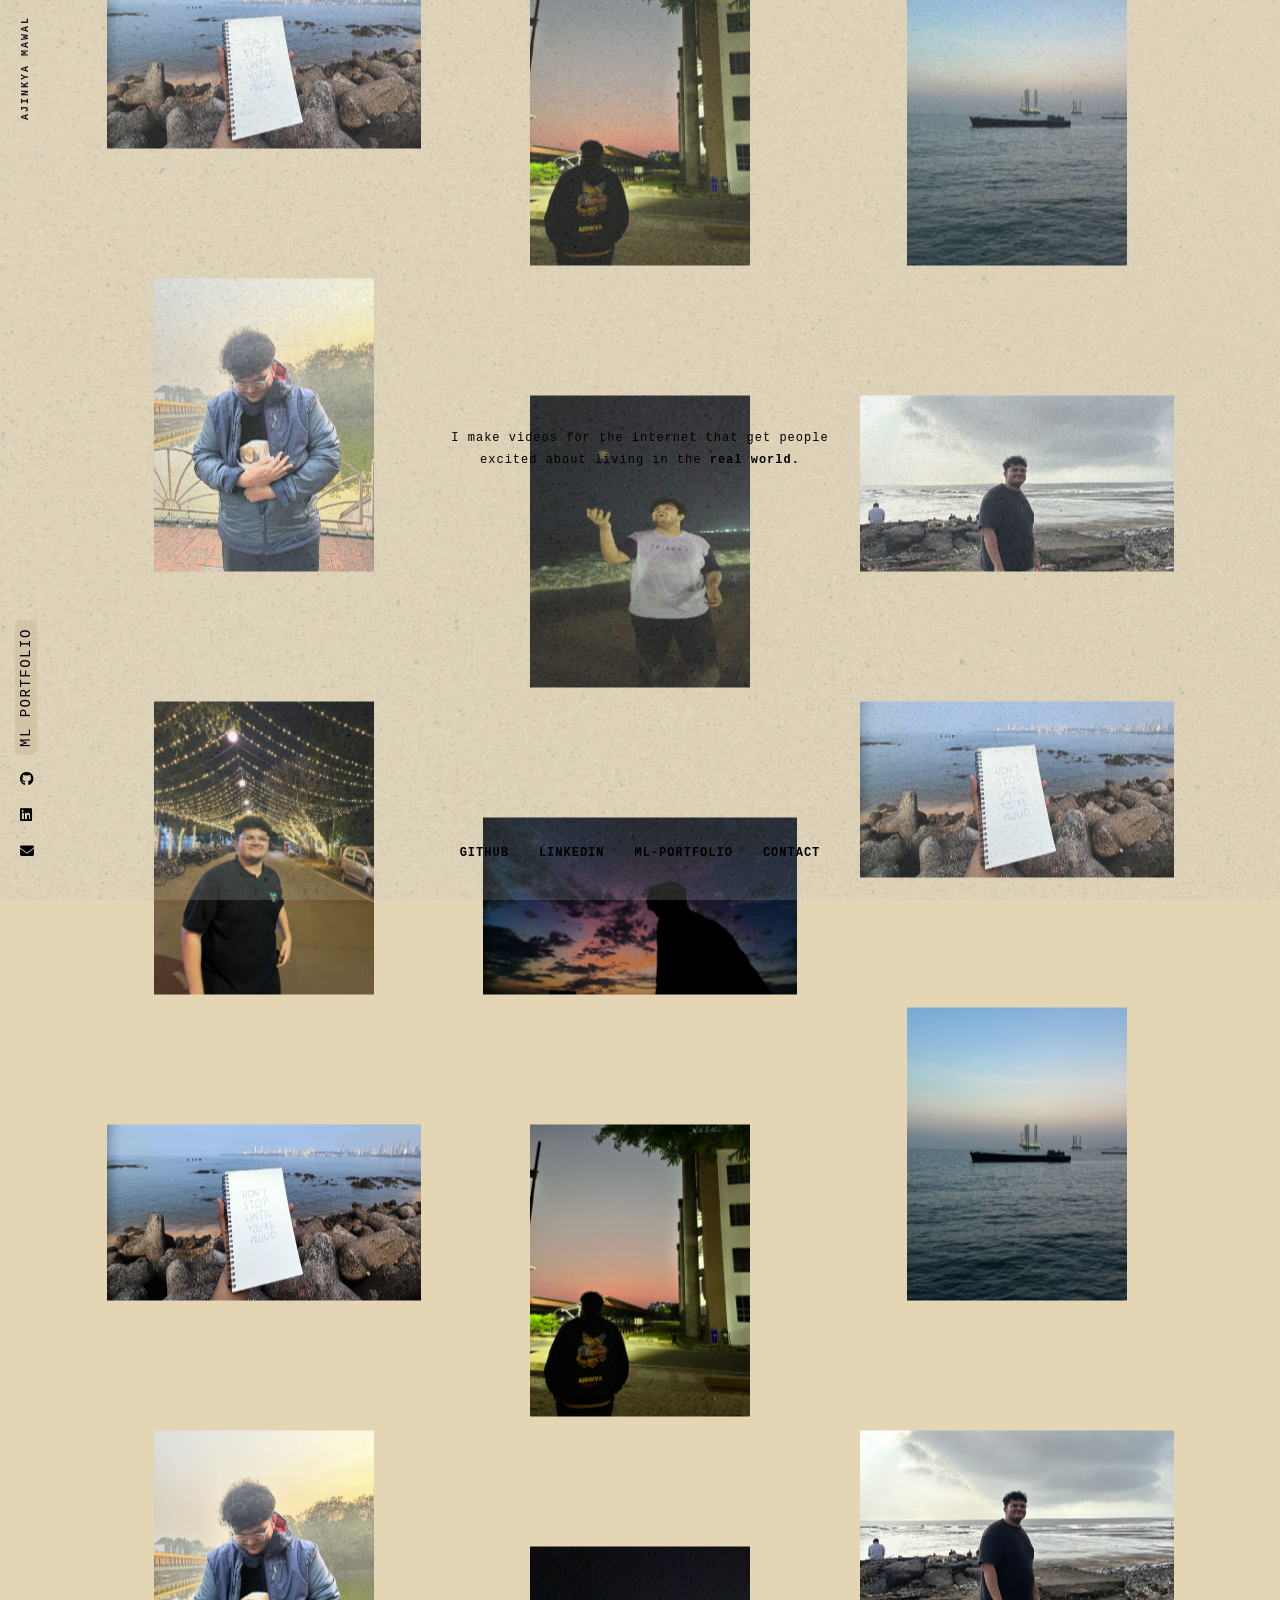
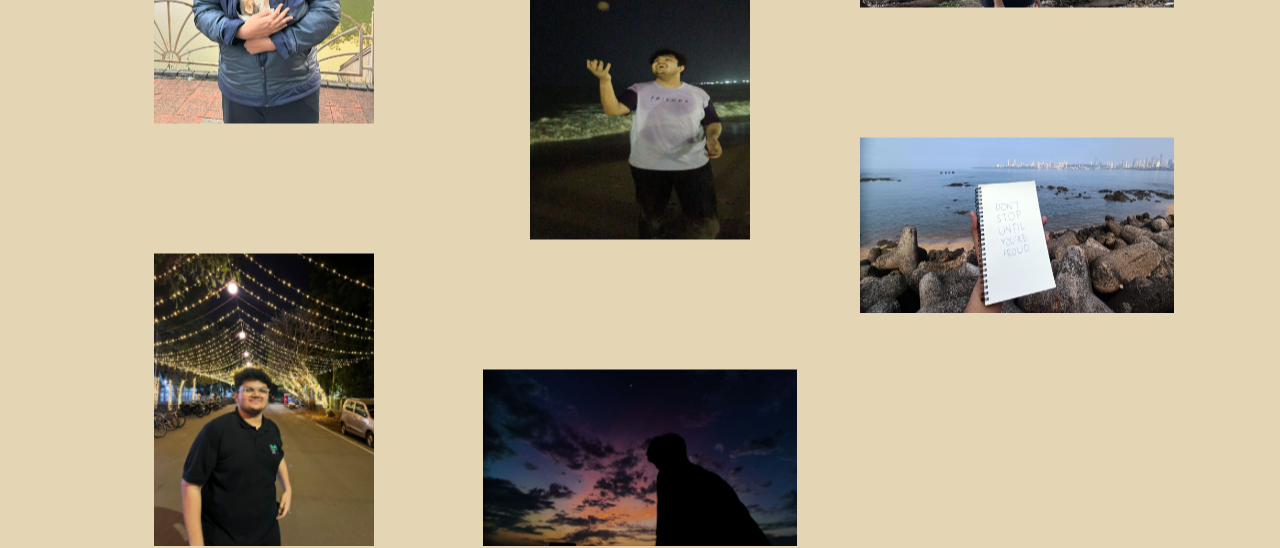
<file: index.html>
<!DOCTYPE html>
<html lang="en">
<head>
    <meta charset="UTF-8">
    <meta name="viewport" content="width=device-width, initial-scale=1.0">
    <title>Ajinkys Mawal clone</title>
    <link rel="stylesheet" href="style.css">
    <link rel="stylesheet" href="https://cdnjs.cloudflare.com/ajax/libs/font-awesome/6.4.0/css/all.min.css">
</head>
<body>

    <div class="gallery-container">
        
        <div class="image-column col-1">
            <img src="images/img1.jpg" class="landscape" >
            <img src="images/img2.jpg" class="portrait" >
            <img src="images/img3.jpg" class="portrait">
        </div>

        <div class="image-column col-2">
            <img src="images/img4.jpg" class="portrait" >
            <img src="images/img5.jpg" class="portrait">
            <img src="images/img6.jpg" class="landscape" >
        </div>

        <div class="image-column col-3">
            <img src="images/img7.jpg" class="portrait">
            <img src="images/img8.jpeg" class="landscape">
            <img src="images/img1.jpg" class="landscape" >
        </div>

    </div>

    <div class="grain-overlay"></div>

    <div class="main-content">
        <div class="brand-name">AJINKYA MAWAL</div>
        <div class="center-message">
            <p>
                I make videos for the internet that get people<br>
                excited about living in the <strong>real world.</strong>
            </p>
        </div>
        <nav class="bottom-nav">
            <a href="https://github.com/a-j-i-n-k-y-a" target="_blank" rel="noopener noreferrer">GITHUB</a>
            <a href="https://www.linkedin.com/in/ajinkya-mawal-2b0bb224b/" target="_blank" rel="noopener noreferrer">LINKEDIN</a>
            <a href="portfolio.html" >ML-PORTFOLIO</a>
            <a href="contact.html" >CONTACT</a>
        </nav>
    </div>

    <div class="social-sidebar">
        <a href="portfolio.html" class="ml-portfolio-btn" target="_blank" rel="noopener noreferrer">ML PORTFOLIO</a>
        <a href="https://github.com/a-j-i-n-k-y-a" target="_blank" rel="noopener noreferrer">
            <i class="fab fa-github"></i>
        </a>
        
        <a href="https://www.linkedin.com/in/ajinkya-mawal-2b0bb224b/" target="_blank" rel="noopener noreferrer">
            <i class="fab fa-linkedin"></i>
        </a>
        
        <a href="mailto:ajinkyamawal123@gmail.com">
            <i class="fas fa-envelope"></i>
        </a>
    </div>

    <script>
        // --- CONFIGURATION ---
        const autoSpeed = 0.5;        
        const scrollMultiplier = 0.8; 
        
        const columns = document.querySelectorAll('.image-column');
        
        // Store the column heights so we don't re-calculate them every frame (Fixes Jitter)
        let columnHeights = [];
    
        // State variables
        let currentScroll = 0;
        let targetScroll = 0;
        let isDragging = false;
    
        // 1. INITIAL SETUP (Wait for images to load!)
        window.onload = function() {
            columns.forEach((col, index) => {
                // Clone images for infinite loop
                col.innerHTML += col.innerHTML;
                
                // Measure height AFTER cloning and loading
                // We store half the height because that's our loop point
                columnHeights[index] = col.scrollHeight / 2;
            });
    
            // Start the loop only after setup is done
            requestAnimationFrame(animate);
        };
    
        // 2. HANDLE RESIZE (If user resizes window, re-measure heights)
        window.addEventListener('resize', () => {
            columns.forEach((col, index) => {
                columnHeights[index] = col.scrollHeight / 2;
            });
        });
    
        // 3. THE RENDER LOOP
        function animate() {
            targetScroll += autoSpeed;
            currentScroll += (targetScroll - currentScroll) * 0.1;
    
            columns.forEach((col, index) => {
                const loopHeight = columnHeights[index];
                
                // Safety check: If height is 0 (images not loaded yet), don't run
                if (!loopHeight) return;
    
                const yPos = currentScroll % loopHeight;
                
                // USE TRANSLATE3D: This forces the GPU to handle the movement (Smoother)
                col.style.transform = `translate3d(0, -${yPos}px, 0)`;
            });
    
            requestAnimationFrame(animate);
        }
    
        // 4. USER INTERACTION LISTENERS
        window.addEventListener('wheel', (e) => {
            targetScroll += e.deltaY * scrollMultiplier;
        });
    
        let startY = 0;
        window.addEventListener('touchstart', (e) => {
            startY = e.touches[0].clientY;
            isDragging = true;
        });
    
        window.addEventListener('touchmove', (e) => {
            if(!isDragging) return;
            const y = e.touches[0].clientY;
            const delta = startY - y;
            targetScroll += delta * 1.5;
            startY = y;
        });
    
        window.addEventListener('touchend', () => {
            isDragging = false;
        });
    </script>

</body>
</html>
</file>
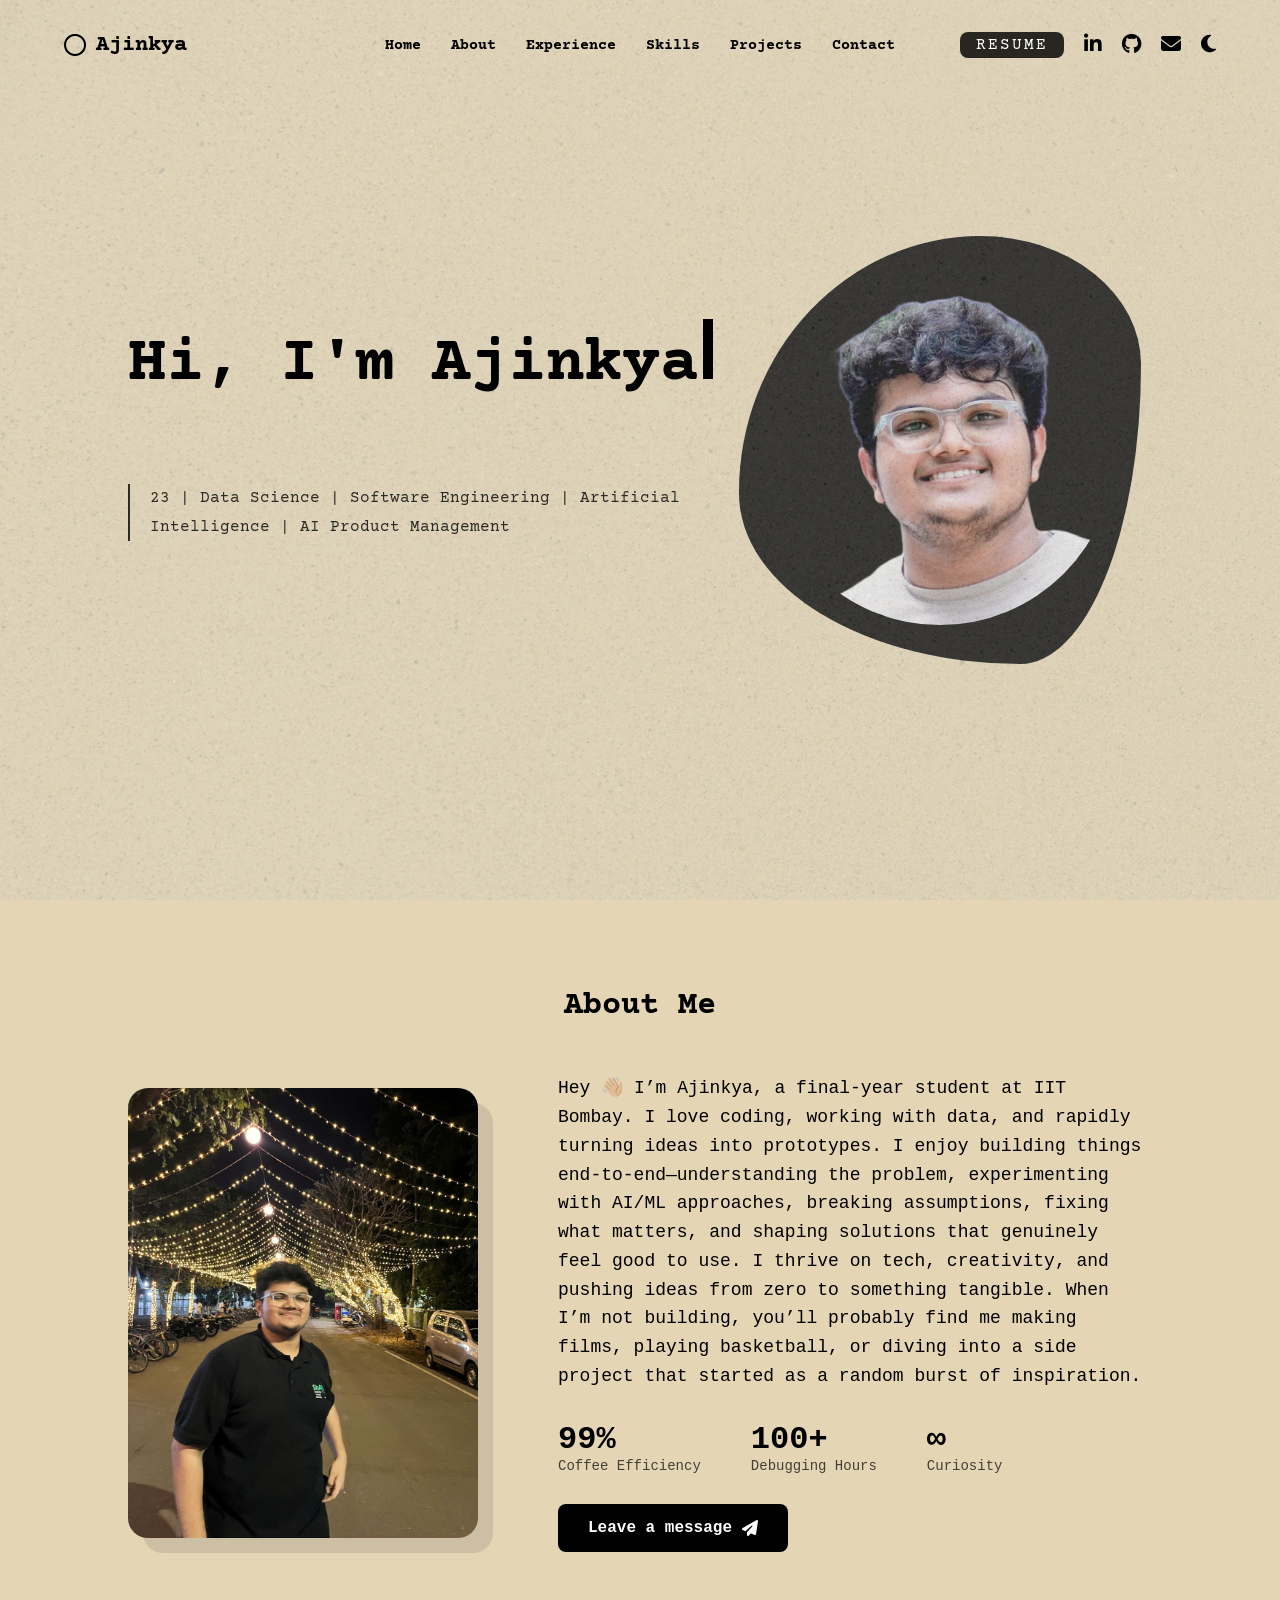
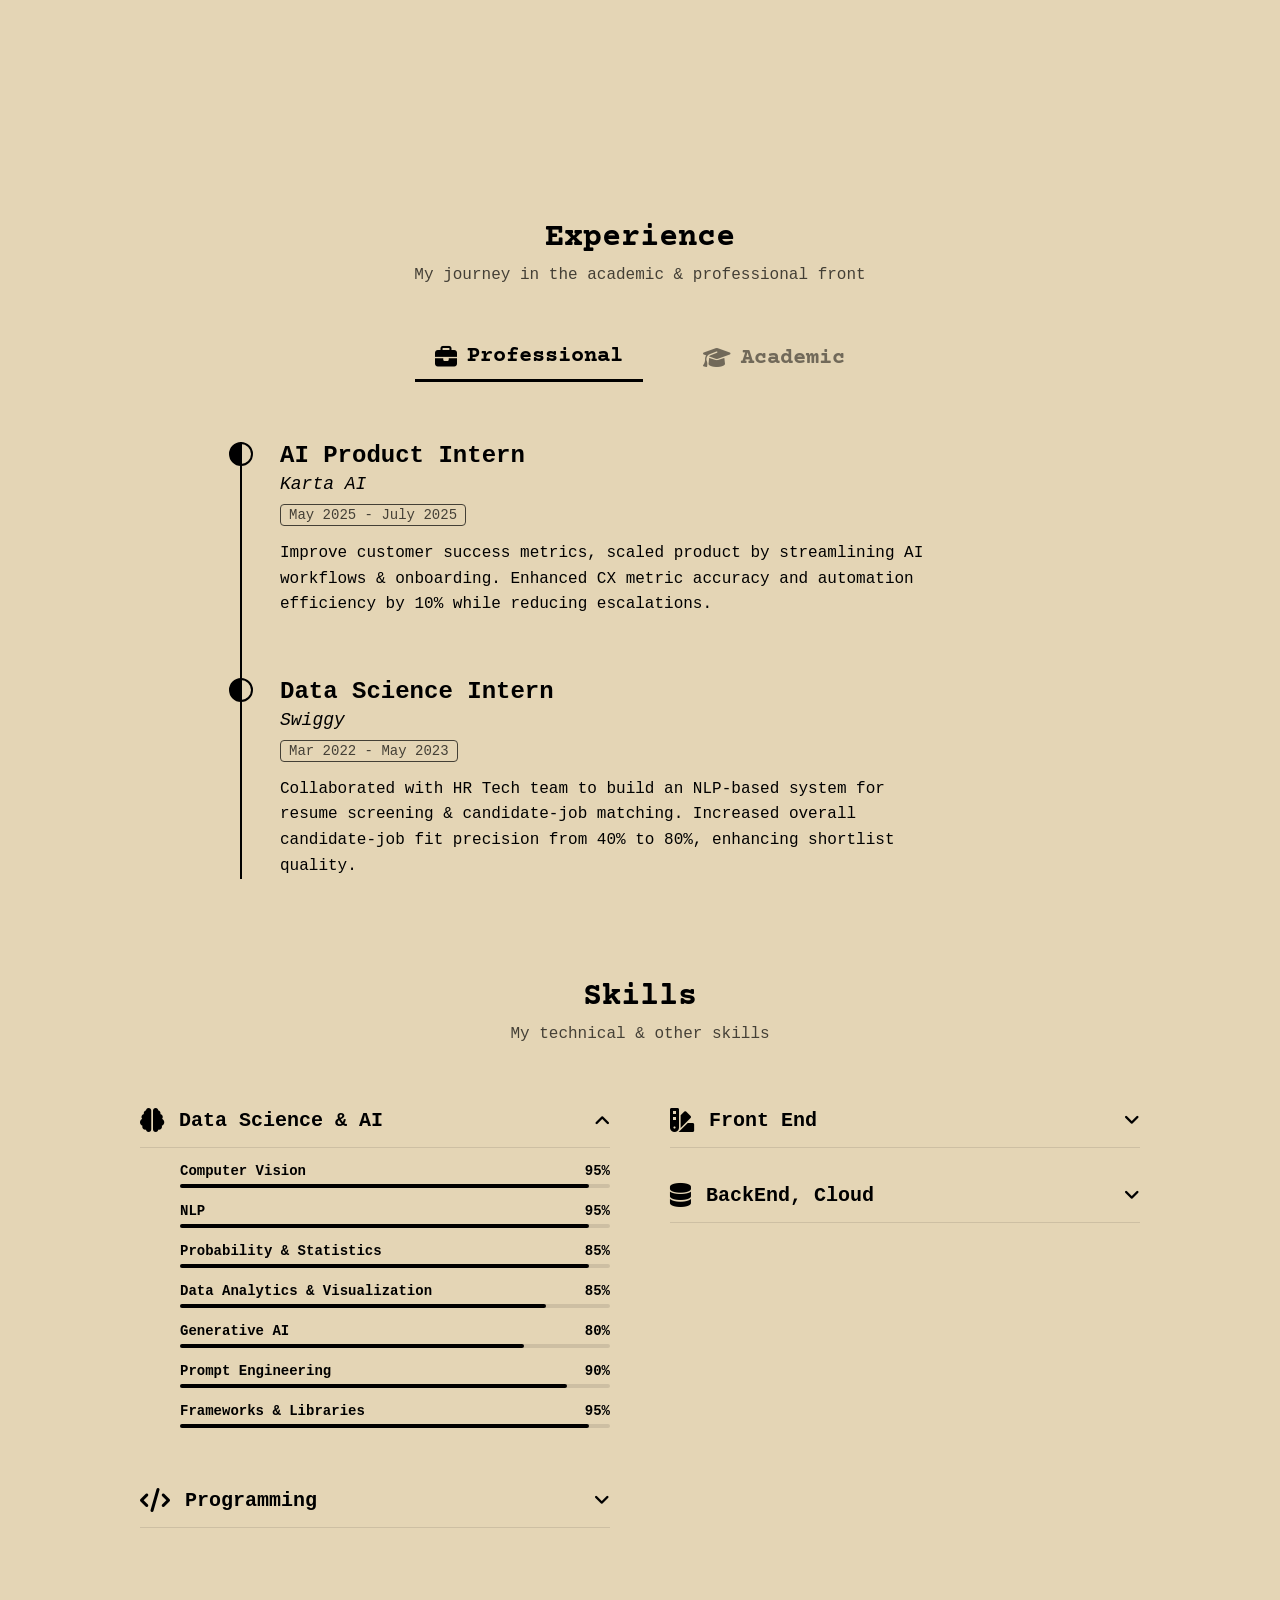
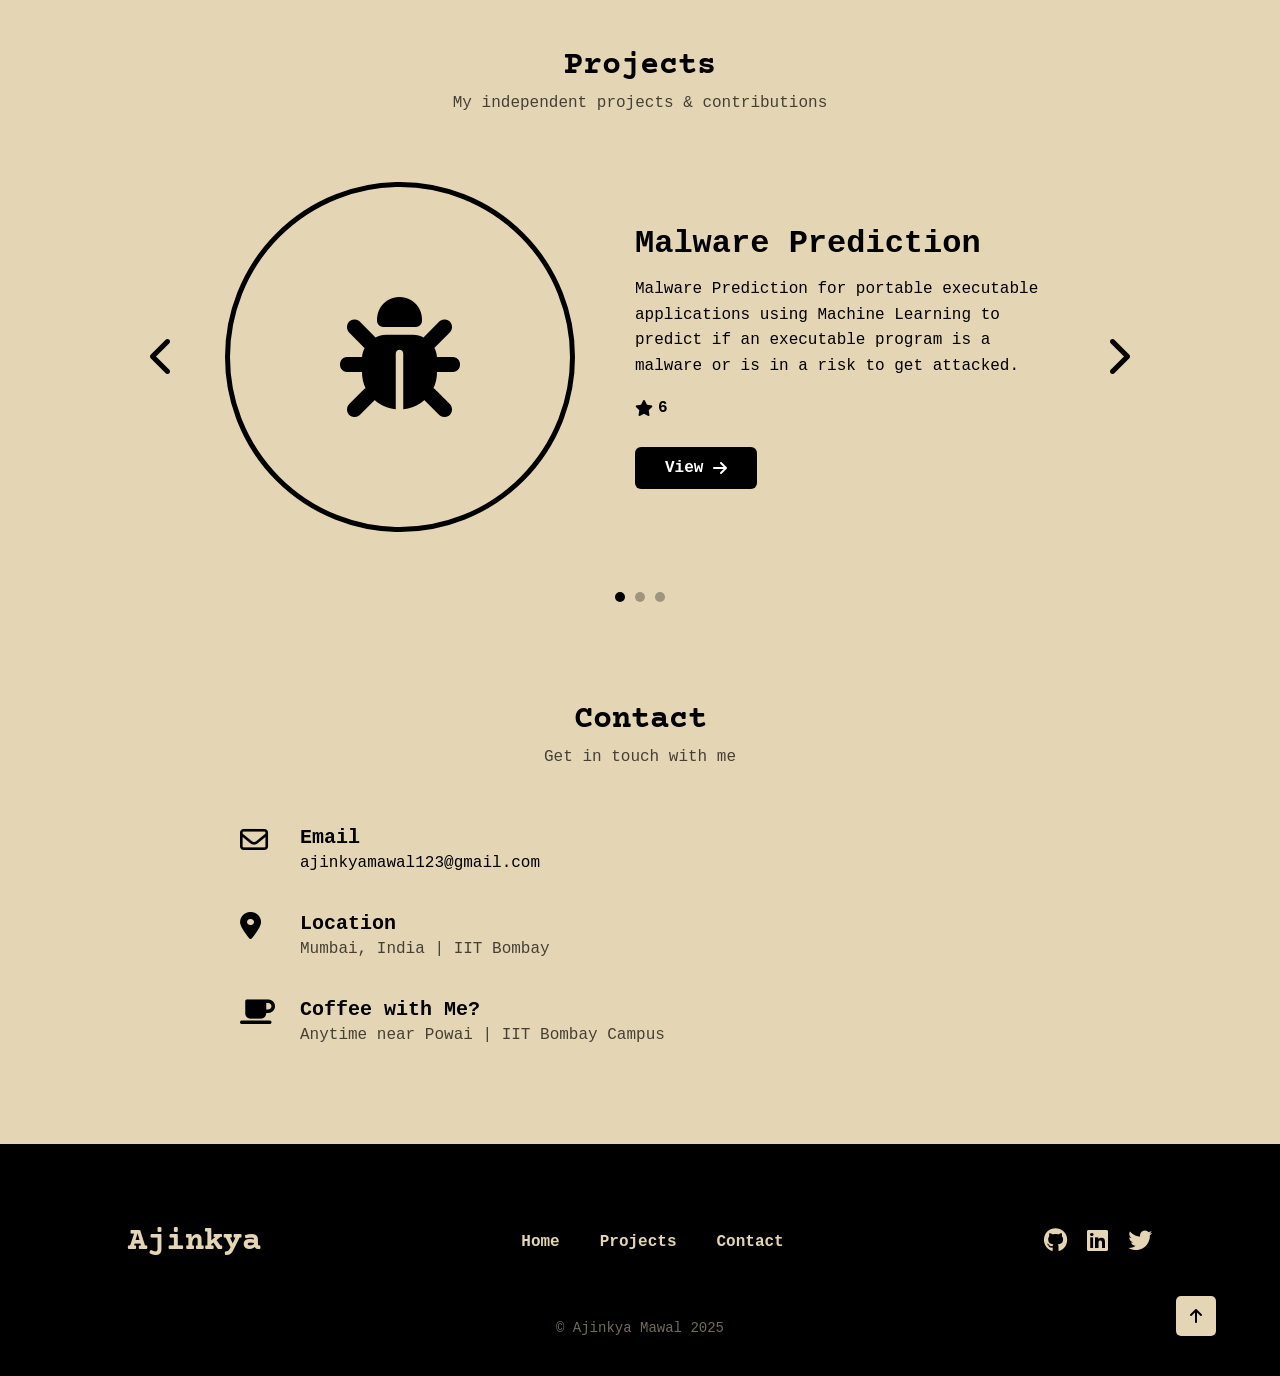
<file: portfolio.html>
<!DOCTYPE html>
<html lang="en">
<head>
    <meta charset="UTF-8">
    <meta name="viewport" content="width=device-width, initial-scale=1.0">
    <title>Ajinkya Mawal | Portfolio</title>
    
    <!-- 1. Load Styles & Fonts -->
    <link rel="stylesheet" href="style.css">
    <link href="https://fonts.googleapis.com/css2?family=Rock+Salt&display=swap" rel="stylesheet">
    <link href="https://fonts.googleapis.com/css2?family=Courier+Prime:wght@400;700&display=swap" rel="stylesheet">
    <link rel="stylesheet" href="https://cdnjs.cloudflare.com/ajax/libs/font-awesome/6.4.0/css/all.min.css">

    <!-- 2. Page Styles -->
    <style>
        /* RESET & SCROLL */
        body {
            overflow-y: auto !important;
            height: auto !important;
            padding-top: 0; 
            color: #000;
        }
        .gallery-container, .image-column { display: none !important; }

        /* --- HEADER --- */
        .portfolio-header {
            position: fixed; top: 0; left: 0; width: 100%; height: 90px;
            display: flex; justify-content: space-between; align-items: center;
            padding: 0 5%; z-index: 999; background: transparent; pointer-events: auto;
        }
        .header-logo {
            font-family: 'Courier Prime', monospace; font-size: 22px; font-weight: 700;
            text-decoration: none; color: #000;
            display: flex; align-items: center; gap: 10px;
        }
        .nav-menu {
            display: flex; gap: 30px; position: absolute; left: 50%; transform: translateX(-50%);
        }
        .nav-menu a {
            text-decoration: none; font-size: 15px; font-family: 'Courier Prime', monospace;
            font-weight: 700; color: #000;
            transition: opacity 0.2s; text-transform: capitalize;
        }
        .nav-menu a:hover { opacity: 0.6; text-decoration: line-through; }
        .header-socials { display: flex; align-items: center; gap: 20px; }
        .resume-btn {
            background-color: #000000d1;
            color: #fff;
            font-family: 'Courier Prime', monospace;
            font-weight: 500;
            letter-spacing: 2px;
            padding: 4px 16px;
            border-radius: 8px;
            text-decoration: none;
            transition: transform 0.2s, opacity 0.5s;
        }
        .resume-btn:hover { opacity: 0.85; transform: translateY(-2px); }
        .social-btn {
            font-size: 20px; color: #000;
            transition: transform 0.2s; text-decoration: none;
        }
        .social-btn:hover { transform: scale(1.2); }

        /* --- HERO SECTION --- */
        .hero-section {
            min-height: 100vh; display: flex; align-items: center;
            justify-content: space-between; padding: 0 10%; position: relative;
        }
        .hero-content { max-width: 600px; z-index: 10; }
        .typewriter h1 {
            font-family: 'Courier Prime', monospace; font-size: 64px; line-height: 1.1;
            margin-bottom: 25px; font-weight: 700; color: #000;
            min-height: 140px;
        }
        .cursor {
            display: inline-block; width: 10px; height: 60px; background-color: #000;
            margin-left: 5px; animation: blink 1s infinite;
        }
        @keyframes blink { 0%, 100% { opacity: 1; } 50% { opacity: 0; } }
        .hero-subtext {
            font-family: 'Courier Prime', monospace; font-size: 16px; opacity: 0.8;
            margin-bottom: 40px; line-height: 1.8; color: #000;
            border-left: 2px solid #000; padding-left: 20px;
        }
        .hero-image-container {
            position: relative; width: 450px; height: 450px;
            display: flex; justify-content: center; align-items: center;
        }
        .blob-bg {
            position: absolute; width: 95%; height: 95%; background-color: #000000;
            border-radius: 60% 40% 30% 70% / 60% 30% 70% 40%;
            animation: blobFloat 8s ease-in-out infinite; z-index: 1; opacity: 0.9;
        }
        .profile-img {
            width: 350px; height: 350px; object-fit: cover; border-radius: 50%;
            z-index: 2; position: relative; border: 0px solid #000;
        }
        @keyframes blobFloat {
            0% { border-radius: 60% 40% 30% 70% / 60% 30% 70% 40%; }
            50% { border-radius: 30% 60% 70% 40% / 50% 60% 30% 60%; }
            100% { border-radius: 60% 40% 30% 70% / 60% 30% 70% 40%; }
        }

        /* --- ABOUT SECTION --- */
        #about {
            min-height: 100vh; display: flex; flex-direction: column;
            justify-content: center; align-items: center; padding: 0 10%;
        }
        .about-container { display: flex; gap: 80px; align-items: center; margin-top: 40px; }
        .about-img-wrapper {
            width: 350px; height: 450px; border-radius: 20px; overflow: hidden; flex-shrink: 0;
            box-shadow: 15px 15px 0px rgba(0, 0, 0, 0.1); 
        }
        .about-img { width: 100%; height: 100%; object-fit: cover; filter: sepia(20%); }
        .about-content { max-width: 600px; }
        .stats-row { display: flex; gap: 50px; margin: 30px 0; }
        .stat-item h3 { font-size: 32px; font-weight: 900; margin: 0; color: #000; }
        .stat-item p { font-size: 14px; opacity: 0.7; margin: 0; color: #000; }
        .download-btn {
            display: inline-flex; align-items: center; gap: 10px; padding: 15px 30px;
            background-color: #000; color: #fff; font-weight: bold; text-decoration: none;
            border-radius: 8px; transition: transform 0.2s;
        }
        .download-btn:hover { transform: translateY(-3px); }

        /* --- EXPERIENCE SECTION --- */
        .experience-tabs { display: flex; justify-content: center; gap: 40px; margin-bottom: 60px; }
        .tab-btn {
            background: transparent; border: none; font-family: 'Courier Prime', monospace;
            font-size: 22px; font-weight: bold; cursor: pointer; padding: 10px 20px;
            display: flex; align-items: center; gap: 10px; opacity: 0.5; transition: all 0.3s;
            color: #000;
        }
        .tab-btn.active { opacity: 1; border-bottom: 3px solid #000; }
        .tab-btn:hover { opacity: 1; }
        .timeline-container {
            display: none; position: relative; max-width: 800px; margin: 0 auto; 
            padding-left: 40px;
        }
        .timeline-container.active { display: block; }
        .timeline-container::before {
            content: ''; position: absolute; left: 0; top: 0; height: 100%; width: 2px;
            background-color: #000;
        }
        .timeline-item { 
            position: relative; margin-bottom: 60px; opacity: 0; animation: slideIn 0.5s forwards;
        }
        .timeline-item:nth-child(1) { animation-delay: 0.1s; }
        .timeline-item:nth-child(2) { animation-delay: 0.2s; }
        .timeline-item:nth-child(3) { animation-delay: 0.3s; }
        @keyframes slideIn { from { opacity: 0; transform: translateY(20px); } to { opacity: 1; transform: translateY(0); } }
        .timeline-item::before {
            content: ''; position: absolute; left: -51px; top: 0px; width: 20px; height: 20px;
            border-radius: 50%; 
            background: linear-gradient(90deg, #000 50%, transparent 50%);
            border: 2px solid #000; z-index: 2; transition: transform 0.2s ease;
        }
        .timeline-item:hover::before { transform: scale(1.3); }
        .timeline-role { font-size: 24px; font-weight: 900; margin-bottom: 5px; color: #000; }
        .timeline-company { font-size: 18px; font-style: italic; margin-bottom: 10px; color: #000; display: block; }
        .timeline-date { 
            font-size: 14px; opacity: 0.7; color: #000; 
            margin-bottom: 15px; display: inline-block; border: 1px solid #000; padding: 2px 8px; border-radius: 4px;
        }
        .timeline-desc { font-size: 16px; line-height: 1.6; max-width: 650px; color: #000; }

        /* --- SKILLS ACCORDION --- */
        .skills-layout { display: flex; gap: 60px; justify-content: center; flex-wrap: wrap; max-width: 1000px; margin: 0 auto; }
        .skills-column { flex: 1; min-width: 300px; }
        .accordion-item { margin-bottom: 20px; }
        .accordion-header {
            display: flex; justify-content: space-between; align-items: center; padding: 15px 0;
            cursor: pointer; color: #000; border-bottom: 1px solid rgba(0, 0, 0, 0.1);
        }
        .accordion-title { font-size: 20px; font-weight: bold; display: flex; align-items: center; gap: 15px; }
        .accordion-title i { font-size: 24px; }
        .accordion-icon { font-size: 18px; transition: transform 0.3s ease; }
        .accordion-content { max-height: 0; overflow: hidden; transition: max-height 0.3s ease; padding-left: 40px; }
        .accordion-item.open .accordion-content { max-height: 500px; margin-top: 15px; margin-bottom: 30px; }
        .accordion-item.open .accordion-icon { transform: rotate(180deg); }
        .skill-bar-container { margin-bottom: 15px; }
        .skill-info { display: flex; justify-content: space-between; margin-bottom: 5px; font-size: 14px; font-weight: bold; color: #000; }
        .progress-line { width: 100%; height: 4px; background-color: rgba(0, 0, 0, 0.1); border-radius: 2px; }
        .progress-fill { height: 100%; background-color: #000; border-radius: 2px; }

        /* --- PROJECTS SLIDER --- */
        .projects-wrapper {
            max-width: 1000px; margin: 0 auto; display: flex; align-items: center;
            justify-content: center; position: relative; gap: 20px;
        }
        .slider-container { flex: 1; overflow: hidden; position: relative; }
        .slides-wrapper { display: flex; transition: transform 0.5s ease-in-out; }
        .project-slide { min-width: 100%; display: flex; align-items: center; gap: 60px; padding: 20px; }
        .slide-image-container {
            width: 350px; height: 350px; background-color: transparent;
            border-radius: 50%; display: flex; justify-content: center; align-items: center;
            flex-shrink: 0; position: relative; border: 5px solid #000;
        }
        .slide-icon { font-size: 120px; color: #000; }
        .slide-content { max-width: 500px; }
        .project-title { font-size: 32px; font-weight: 900; margin-bottom: 15px; color: #000; }
        .project-desc { font-size: 16px; line-height: 1.6; margin-bottom: 20px; color: #000; }
        .project-rating { display: flex; align-items: center; gap: 5px; margin-bottom: 30px; color: #000; font-weight: bold; }
        .view-btn {
            display: inline-flex; align-items: center; gap: 10px; padding: 12px 30px;
            background-color: #000; color: #fff; text-decoration: none; font-weight: bold;
            border-radius: 6px; transition: transform 0.2s;
        }
        .view-btn:hover { transform: translateY(-2px); }
        .nav-arrow {
            font-size: 40px; background: none; border: none; cursor: pointer;
            color: #000; padding: 10px; transition: transform 0.2s;
        }
        .nav-arrow:hover { transform: scale(1.2); }
        .slider-dots { display: flex; justify-content: center; gap: 10px; margin-top: 40px; }
        .dot {
            width: 10px; height: 10px; background-color: #000; border-radius: 50%;
            opacity: 0.3; cursor: pointer; transition: opacity 0.3s;
        }
        .dot.active { opacity: 1; }

        /* --- CONTACT INFO SECTION --- */
        .contact-info-container {
            max-width: 800px; margin: 0 auto; margin-top: 60px;
            display: flex; flex-direction: column; gap: 40px;
        }
        .contact-item {
            display: flex; align-items: flex-start; gap: 20px;
        }
        .contact-icon {
            font-size: 28px; color: #000; min-width: 40px;
        }
        .contact-details h3 {
            font-size: 20px; font-weight: bold; margin: 0 0 5px 0; color: #000; text-align: left;
        }
        .contact-details p {
            font-size: 16px; margin: 0; opacity: 0.7; color: #000;
        }
        .contact-details a {
            color: #000; text-decoration: none;
        }

        /* --- FOOTER SECTION --- */
        .footer {
            background-color: #000; /* High contrast footer */
            color: #e4d5b5;
            padding: 80px 10% 40px 10%;
            margin-top: 100px;
            position: relative;
        }
        .footer-content {
            display: flex; justify-content: space-between; align-items: center;
            margin-bottom: 60px;
        }
        .footer-logo {
            font-family: 'Courier Prime', monospace; font-size: 32px; font-weight: 900;
        }
        .footer-nav {
            display: flex; gap: 40px;
        }
        .footer-nav a {
            color: #e4d5b5; text-decoration: none; font-weight: bold;
            font-size: 16px; transition: opacity 0.2s;
        }
        .footer-nav a:hover { opacity: 0.7; }
        .footer-socials {
            display: flex; gap: 20px; font-size: 24px;
        }
        .footer-socials a { color: #e4d5b5; transition: transform 0.2s; }
        .footer-socials a:hover { transform: scale(1.2); }
        .copyright {
            text-align: center; font-size: 14px; opacity: 0.5;
        }
        .scroll-top {
            position: absolute; bottom: 40px; right: 5%;
            background-color: #e4d5b5; color: #000;
            width: 40px; height: 40px; border-radius: 5px;
            display: flex; justify-content: center; align-items: center;
            text-decoration: none; transition: transform 0.2s;
        }
        .scroll-top:hover { transform: translateY(-3px); }

        /* --- COMMON --- */
        h2 { font-family: 'Courier Prime', monospace; font-size: 32px; margin-bottom: 10px; display: block; text-align: center; color: #000; }
        .section-subtitle { text-align: center; font-size: 16px; opacity: 0.7; margin-bottom: 50px; color: #000; }
        section { margin-bottom: 100px; scroll-margin-top:110px; }
        section.section-tight { margin-top: -180px; scroll-margin-top: 10px; }

        /* MOBILE */
        @media (max-width: 900px) {
            .portfolio-header { padding: 20px; height: auto; flex-direction: column; gap: 15px; background: #e4d5b5; }
            .nav-menu { position: relative; left: auto; transform: none; flex-wrap: wrap; justify-content: center; gap: 15px; }
            .hero-section { flex-direction: column-reverse; padding: 180px 20px 50px 20px; text-align: center; }
            .header-logo, .nav-menu a, .social-btn { color: #000; }
            .hero-image-container { width: 300px; height: 300px; margin-bottom: 40px; }
            .profile-img { width: 220px; height: 220px; }
            .typewriter h1 { font-size: 42px; min-height: auto; }
            .hero-subtext { border-left: none; padding-left: 0; }
            .about-container { flex-direction: column; }
            .skills-layout { flex-direction: column; gap: 20px; }
            .timeline-container { padding-left: 20px; }
            .timeline-item::before { left: -31px; } 
            .project-slide { flex-direction: column; text-align: center; gap: 30px; }
            .slide-image-container { width: 200px; height: 200px; }
            .slide-icon { font-size: 80px; }
            .projects-wrapper { padding: 0 20px; }
            .nav-arrow { position: absolute; top: 50%; z-index: 10; }
            .prev { left: 0; }
            .next { right: 0; }
            .footer-content { flex-direction: column; gap: 30px; }
        }
    </style>
</head>
<body>

    <div class="grain-overlay"></div>

    <!-- HEADER -->
    <header class="portfolio-header">
        <div class="header-left">
            <a href="index.html" class="header-logo"><i class="far fa-circle"></i> Ajinkya</a>
        </div>
        <nav class="nav-menu">
            <a href="index.html">Home</a>
            <a href="#about">About</a>
            <a href="#experience">Experience</a>
            <a href="#skills">Skills</a>
            <a href="#projects">Projects</a>
            <a href="#contact">Contact</a>
        </nav>
        <div class="header-socials">
            <a href="https://drive.google.com/file/d/1wHOyMHLVTu7wanOrhNx46FWhnShGwC-6/view?usp=sharing" target="_blank" class="resume-btn">RESUME</a>
            <a href="https://www.linkedin.com/in/ajinkya-mawal-2b0bb224b/" target="_blank" class="social-btn"><i class="fab fa-linkedin-in"></i></a>
            <a href="https://github.com/a-j-i-n-k-y-a" target="_blank" class="social-btn"><i class="fab fa-github"></i></a>
            <a href="mailto:ajinkyamawal123@gmail.com" class="social-btn"><i class="fas fa-envelope"></i></a>
            <a href="#" class="social-btn"><i class="fas fa-moon"></i></a>
        </div>
    </header>

    <!-- HERO -->
    <section id="home" class="hero-section">
        <div class="hero-content">
            <div class="typewriter">
                <h1><span id="dynamic-text"></span><span class="cursor"></span></h1>
            </div>
            <p class="hero-subtext">23 | Data Science | Software Engineering | Artificial Intelligence | AI Product Management</p>
        </div>
        <div class="hero-image-container">
            <div class="blob-bg"></div>
            <img src="images/transparent_bg_thobda.png" alt="Profile" class="profile-img">
        </div>
    </section>

    <!-- ABOUT -->
    <section id="about" class="section-tight">
        <h2>About Me</h2>
        <div class="about-container">
            <div class="about-img-wrapper">
                <img src="images/img3.jpg" alt="Ajinkya" class="about-img">
            </div>
            <div class="about-content">
                <p style="font-size: 18px; line-height: 1.6; margin-bottom: 20px; color: #000;">
                    Hey 👋🏼 I’m Ajinkya, a final-year student at IIT Bombay. I love coding,
                     working with data, and rapidly turning ideas into prototypes. I enjoy building things 
                     end-to-end—understanding the problem, experimenting with AI/ML approaches, breaking assumptions, 
                     fixing what matters, and shaping solutions that genuinely feel good to use. I thrive on tech, 
                     creativity, and pushing ideas from zero to something tangible. When I’m not building, you’ll 
                     probably find me making films, playing basketball, or diving into a side project that started 
                     as a random burst of inspiration.    
                </p>
                <div class="stats-row">
                    <div class="stat-item"><h3>99%</h3><p>Coffee Efficiency</p></div>
                    <div class="stat-item"><h3>100+</h3><p>Debugging Hours</p></div>
                    <div class="stat-item"><h3>∞</h3><p>Curiosity</p></div>
                </div>
                <a href="#contact" class="download-btn">Leave a message <i class="fas fa-paper-plane"></i></a>
            </div>
        </div>
    </section>

    <!-- EXPERIENCE -->
    <section id="experience">
        <h2>Experience</h2>
        <p class="section-subtitle">My journey in the academic & professional front</p>
        <div class="experience-tabs">
            <button class="tab-btn active" onclick="openTab('professional')"><i class="fas fa-briefcase"></i> Professional</button>
            <button class="tab-btn" onclick="openTab('academic')"><i class="fas fa-graduation-cap"></i> Academic</button>
        </div>

        <div id="professional" class="timeline-container active">
            <div class="timeline-item">
                <div class="timeline-role">AI Product Intern</div>
                <span class="timeline-company">Karta AI</span>
                <span class="timeline-date">May 2025 - July 2025</span>
                <div class="timeline-desc">Improve customer success metrics, scaled product by streamlining AI workflows & onboarding. Enhanced CX metric accuracy and automation efficiency by 10% while reducing escalations. </div>
            </div>
            <div class="timeline-item">
                <div class="timeline-role">Data Science Intern</div>
                <span class="timeline-company">Swiggy</span>
                <span class="timeline-date">Mar 2022 - May 2023</span>
                <div class="timeline-desc">Collaborated with HR Tech team to build an NLP-based system for resume screening & candidate-job matching. Increased overall candidate-job fit precision from 40% to 80%, enhancing shortlist quality. </div>
            </div>
        </div>

        <div id="academic" class="timeline-container">
            <div class="timeline-item">
                <div class="timeline-role"> B.Tech </div>
                <span class="timeline-company">IIT Bombay</span>
                <span class="timeline-date">2022 - 2026</span>
            </div>
            <div class="timeline-item">
                <div class="timeline-role">Class XII</div>
                <span class="timeline-company">DNV School, Maharashtra</span>
                <span class="timeline-date">2020</span>
            </div>
             <div class="timeline-item">
                <div class="timeline-role">Class X</div>
                <span class="timeline-company">Aided High School, Maharashtra</span>
                <span class="timeline-date">2018</span>
            </div>
        </div>
    </section>

    <!-- SKILLS -->
    <section id="skills">
        <h2>Skills</h2>
        <p class="section-subtitle">My technical & other skills</p>
        <div class="skills-layout">
            <div class="skills-column">
                <div class="accordion-item open">
                    <div class="accordion-header" onclick="toggleAccordion(this)">
                        <div class="accordion-title"><i class="fas fa-brain"></i> Data Science & AI</div>
                        <i class="fas fa-angle-down accordion-icon"></i>
                    </div>
                    <div class="accordion-content">
                        <div class="skill-bar-container"><div class="skill-info"><span>Computer Vision</span><span>95%</span></div><div class="progress-line"><div class="progress-fill" style="width: 95%;"></div></div></div>
                        <div class="skill-bar-container"><div class="skill-info"><span>NLP</span><span>95%</span></div><div class="progress-line"><div class="progress-fill" style="width: 95%;"></div></div></div>
                        <div class="skill-bar-container"><div class="skill-info"><span>Probability & Statistics</span><span>85%</span></div><div class="progress-line"><div class="progress-fill" style="width: 95%;"></div></div></div>
                        <div class="skill-bar-container"><div class="skill-info"><span>Data Analytics & Visualization</span><span>85%</span></div><div class="progress-line"><div class="progress-fill" style="width: 85%;"></div></div></div>
                        <div class="skill-bar-container"><div class="skill-info"><span>Generative AI</span><span>80%</span></div><div class="progress-line"><div class="progress-fill" style="width: 80%;"></div></div></div>
                        <div class="skill-bar-container"><div class="skill-info"><span>Prompt Engineering</span><span>90%</span></div><div class="progress-line"><div class="progress-fill" style="width: 90%;"></div></div></div>
                        <div class="skill-bar-container"><div class="skill-info"><span>Frameworks & Libraries</span><span>95%</span></div><div class="progress-line"><div class="progress-fill" style="width: 95%;"></div></div></div>
                    </div>
                </div>
                <div class="accordion-item">
                    <div class="accordion-header" onclick="toggleAccordion(this)">
                        <div class="accordion-title"><i class="fas fa-code"></i> Programming</div>
                        <i class="fas fa-angle-down accordion-icon"></i>
                    </div>
                    <div class="accordion-content">
                        <div class="skill-bar-container"><div class="skill-info"><span>Python</span><span>95%</span></div><div class="progress-line"><div class="progress-fill" style="width: 95%;"></div></div></div>
                        <div class="skill-bar-container"><div class="skill-info"><span>C/C++</span><span>65%</span></div><div class="progress-line"><div class="progress-fill" style="width: 65%;"></div></div></div>
                        <div class="skill-bar-container"><div class="skill-info"><span>SQL</span><span>95%</span></div><div class="progress-line"><div class="progress-fill" style="width: 95%;"></div></div></div>
                        <div class="skill-bar-container"><div class="skill-info"><span>Matlab</span><span>75%</span></div><div class="progress-line"><div class="progress-fill" style="width: 75%;"></div></div></div>
                    </div>
                </div>
            </div>
            <div class="skills-column">
                <div class="accordion-item">
                    <div class="accordion-header" onclick="toggleAccordion(this)">
                        <div class="accordion-title"><i class="fas fa-swatchbook"></i> Front End</div>
                        <i class="fas fa-angle-down accordion-icon"></i>
                    </div>
                    <div class="accordion-content">
                        <div class="skill-bar-container"><div class="skill-info"><span>HTML/CSS</span><span>90%</span></div><div class="progress-line"><div class="progress-fill" style="width: 90%;"></div></div></div>
                        <!-- <div class="skill-bar-container"><div class="skill-info"><span>React</span><span>85%</span></div><div class="progress-line"><div class="progress-fill" style="width: 85%;"></div></div></div> -->
                    </div>
                </div>
                <div class="accordion-item">
                    <div class="accordion-header" onclick="toggleAccordion(this)">
                        <div class="accordion-title"><i class="fas fa-database"></i> BackEnd, Cloud</div>
                        <i class="fas fa-angle-down accordion-icon"></i>
                    </div>
                    <div class="accordion-content">
                        <div class="skill-bar-container"><div class="skill-info"><span>FastAPI</span><span>95%</span></div><div class="progress-line"><div class="progress-fill" style="width: 95%;"></div></div></div>
                        <div class="skill-bar-container"><div class="skill-info"><span>AWS</span><span>75%</span></div><div class="progress-line"><div class="progress-fill" style="width: 75%;"></div></div></div>
                        <div class="skill-bar-container"><div class="skill-info"><span>GCP</span><span>80%</span></div><div class="progress-line"><div class="progress-fill" style="width: 80%;"></div></div></div>
                        <!-- <div class="skill-bar-container"><div class="skill-info"><span>Node JS</span><span>70%</span></div><div class="progress-line"><div class="progress-fill" style="width: 70%;"></div></div></div> -->
                    </div>
                </div>
            </div>
        </div>
    </section>

    <!-- PROJECTS -->
    <section id="projects">
        <h2>Projects</h2>
        <p class="section-subtitle">My independent projects & contributions</p>
        
        <div class="projects-wrapper">
            <button class="nav-arrow prev" onclick="moveSlide(-1)"><i class="fas fa-chevron-left"></i></button>
            <div class="slider-container">
                <div class="slides-wrapper" id="track">
                    <div class="project-slide">
                        <div class="slide-image-container"><i class="fas fa-bug slide-icon"></i></div>
                        <div class="slide-content">
                            <div class="project-title">Malware Prediction</div>
                            <div class="project-desc">Malware Prediction for portable executable applications using Machine Learning to predict if an executable program is a malware or is in a risk to get attacked.</div>
                            <div class="project-rating"><i class="fas fa-star" style="color:#000;"></i> 6</div>
                            <a href="#" class="view-btn">View <i class="fas fa-arrow-right"></i></a>
                        </div>
                    </div>
                    <div class="project-slide">
                        <div class="slide-image-container"><i class="fas fa-car slide-icon"></i></div>
                        <div class="slide-content">
                            <div class="project-title">Drive AI</div>
                            <div class="project-desc">Computer Vision system for driver drowsiness detection, lane departure warnings, and traffic sign recognition built with OpenCV and PyTorch.</div>
                            <div class="project-rating"><i class="fas fa-star" style="color:#000;"></i> 8</div>
                            <a href="#" class="view-btn">View <i class="fas fa-arrow-right"></i></a>
                        </div>
                    </div>
                    <div class="project-slide">
                        <div class="slide-image-container"><i class="fas fa-brain slide-icon"></i></div>
                        <div class="slide-content">
                            <div class="project-title">Neural Black</div>
                            <div class="project-desc">A complete brain tumor detection & classification system using Convolutional Neural Networks (CNNs). Achieved 99.5% accuracy on MRI datasets.</div>
                            <div class="project-rating"><i class="fas fa-star" style="color:#000;"></i> 10</div>
                            <a href="#" class="view-btn">View <i class="fas fa-arrow-right"></i></a>
                        </div>
                    </div>
                </div>
            </div>
            <button class="nav-arrow next" onclick="moveSlide(1)"><i class="fas fa-chevron-right"></i></button>
        </div>
        <div class="slider-dots" id="dots">
            <span class="dot active" onclick="currentSlide(0)"></span>
            <span class="dot" onclick="currentSlide(1)"></span>
            <span class="dot" onclick="currentSlide(2)"></span>
        </div>
    </section>

    <!-- CONTACT & FOOTER -->
    <section id="contact">
        <h2>Contact</h2>
        <p class="section-subtitle">Get in touch with me</p>
        
        <div class="contact-info-container">
            <div class="contact-item">
                <i class="far fa-envelope contact-icon"></i>
                <div class="contact-details">
                    <h3>Email</h3>
                    <a href="mailto:ajinkyamawal123@gmail.com">ajinkyamawal123@gmail.com</a>
                </div>
            </div>
            
            <div class="contact-item">
                <i class="fas fa-map-marker-alt contact-icon"></i>
                <div class="contact-details">
                    <h3>Location</h3>
                    <p>Mumbai, India | IIT Bombay</p>
                </div>
            </div>

            <div class="contact-item">
                <i class="fas fa-coffee contact-icon"></i>
                <div class="contact-details">
                    <h3>Coffee with Me?</h3>
                    <p>Anytime near Powai | IIT Bombay Campus</p>
                </div>
            </div>
        </div>
    </section>

    <footer class="footer">
        <a href="#home" class="scroll-top"><i class="fas fa-arrow-up"></i></a>
        
        <div class="footer-content">
            <div class="footer-logo">Ajinkya</div>
            
            <div class="footer-nav">
                <a href="index.html">Home</a>
                <a href="#projects">Projects</a>
                <a href="#contact">Contact</a>
            </div>

            <div class="footer-socials">
                <a href="https://github.com/a-j-i-n-k-y-a" target="_blank"><i class="fab fa-github"></i></a>
                <a href="https://www.linkedin.com/in/ajinkya-mawal-2b0bb224b/" target="_blank"><i class="fab fa-linkedin"></i></a>
                <a href="https://twitter.com" target="_blank"><i class="fab fa-twitter"></i></a>
            </div>
        </div>
        
        <div class="copyright">
            © Ajinkya Mawal 2025
        </div>
    </footer>

    <!-- SCRIPTS -->
    <script>
        // SLIDER
        let slideIndex = 0;
        const track = document.getElementById('track');
        const dots = document.querySelectorAll('.dot');
        const slides = document.querySelectorAll('.project-slide');
        function moveSlide(n) {
            slideIndex += n;
            if (slideIndex >= slides.length) slideIndex = 0;
            if (slideIndex < 0) slideIndex = slides.length - 1;
            updateSlider();
        }
        function currentSlide(n) { slideIndex = n; updateSlider(); }
        function updateSlider() {
            track.style.transform = `translateX(-${slideIndex * 100}%)`;
            dots.forEach(dot => dot.classList.remove('active'));
            dots[slideIndex].classList.add('active');
        }
        setInterval(() => moveSlide(1), 5000);

        // ACCORDION
        function toggleAccordion(element) { const item = element.parentElement; item.classList.toggle('open'); }
        
        // TABS
        function openTab(tabName) {
            const contents = document.querySelectorAll('.timeline-container'); contents.forEach(c => c.classList.remove('active'));
            const buttons = document.querySelectorAll('.tab-btn'); buttons.forEach(b => b.classList.remove('active'));
            document.getElementById(tabName).classList.add('active');
            document.querySelector(`button[onclick="openTab('${tabName}')"]`).classList.add('active');
        }

        // TYPEWRITER
        const textElement = document.getElementById('dynamic-text');
        const phrases = ["Hi, I'm Ajinkya", "I_love_to_code.py", "And I'm addicted to ☕️"];
        let phraseIndex = 0; let charIndex = 0; let isDeleting = false; let typeSpeed = 100;
        function type() {
            const currentPhrase = phrases[phraseIndex];
            if (isDeleting) { textElement.textContent = currentPhrase.substring(0, charIndex - 1); charIndex--; typeSpeed = 50; } 
            else { textElement.textContent = currentPhrase.substring(0, charIndex + 1); charIndex++; typeSpeed = 100; }
            if (!isDeleting && charIndex === currentPhrase.length) { isDeleting = true; typeSpeed = 2000; } 
            else if (isDeleting && charIndex === 0) { isDeleting = false; phraseIndex = (phraseIndex + 1) % phrases.length; typeSpeed = 500; }
            setTimeout(type, typeSpeed);
        }
        document.addEventListener('DOMContentLoaded', type);

        // SMOOTH SCROLL
        document.querySelectorAll('a[href^="#"]').forEach(anchor => {
            anchor.addEventListener('click', function (e) { e.preventDefault(); document.querySelector(this.getAttribute('href')).scrollIntoView({ behavior: 'smooth' }); });
        });
    </script>

</body>
</html>
</file>
<file: style.css>
/* --- GLOBAL STYLES --- */
* {
    margin: 0;
    padding: 0;
    box-sizing: border-box;
}

body {
    background-color: #e4d5b5; 
    font-family: 'Courier New', Courier, monospace;
    color: #1a1a1a;
    overflow: hidden; /* We handle scrolling via JS */
    height: 100vh;
    width: 100vw;
}

.gallery-container {
    /* Keep existing styles */
    position: absolute;
    top: 0;
    left: 0;
    width: 100%;
    height: 100%;
    display: flex;
    justify-content: center; /* CHANGED: Center them instead of spreading to edges */
    gap: 5%; /* CHANGED: Use % gap instead of fixed pixels so it fits on all screens */
    padding: 0 1%; /* Reduced padding to give images room */
    z-index: 0; 
    opacity: 1;
}

.image-column {
    display: flex;
    flex-direction: column;
    gap: 130px; 
    width: 25%; /* CHANGED: Reduced slightly so 3 cols + gaps fit 100% perfectly */
    align-items: center;
    will-change: transform; 
}

/* --- UPDATED SIZE CLASSES (Scaled down relative to new column width) --- */

/* Standard Portrait */
.portrait {
    width: 100%; /* Fills the narrow 22% column */
    aspect-ratio: 3 / 4; 
}

/* Standard Landscape */
.landscape {
    width: 100%; 
    aspect-ratio: 16 / 9; 
}

/* Square - slightly smaller */
.square {
    width: 80%;
    aspect-ratio: 1 / 1;
}

/* Tiny - The "Sticker" size (very common in your screenshot) */
.tiny {
    width: 60%;
    aspect-ratio: 1 / 1; 
}

/* XL - For the occasional big "Hero" image */
.xl-portrait {
    width: 120%; /* Slightly wider than the column */
    aspect-ratio: 3 / 4;
    z-index: 2; 
}

.xl-landscape {
    width: 130%; 
    aspect-ratio: 16 / 9;
    margin-left: -15%; /* Centers the overlap */
}

/* --- HELPER CLASSES --- */
.portrait { width: 70%; aspect-ratio: 3 / 4; }
.landscape { width: 100%; aspect-ratio: 16 / 9; }
.square { width: 80%; aspect-ratio: 1 / 1; }
.tiny { width: 50%; aspect-ratio: 1 / 1; }

/* --- LAYER 3: FILM GRAIN --- */
.grain-overlay {
    position: fixed;
    top: 0;
    left: 0;
    width: 100%;
    height: 100%;
    pointer-events: none;
    z-index: 10;
    opacity: 0.2; 
    background-image: url("images/texture_22.jpg");
    animation: noiseAnimation 0.5s linear infinite;
}

@keyframes noiseAnimation {
    0% { background-position: 0 0; }
    10% { background-position: -5% -10%; }
    20% { background-position: -15% 5%; }
    30% { background-position: 7% -25%; }
    40% { background-position: 20% 25%; }
    50% { background-position: -25% 10%; }
    60% { background-position: 15% 5%; }
    70% { background-position: 0% 15%; }
    80% { background-position: 25% 35%; }
    90% { background-position: -10% 10%; }
}

/* --- LAYER 4: TEXT CONTENT --- */
.main-content {
    position: fixed;
    top: 0;
    left: 0;
    width: 100%;
    height: 100%;
    z-index: 20;
    pointer-events: none; 
    display: flex;
    flex-direction: column;
    justify-content: center;
    align-items: center;
}

.brand-name, .center-message, .bottom-nav { pointer-events: auto; }

.brand-name {
    position: absolute;
    top: 120px;
    left: 20px;
    font-size: 10px;
    font-weight: bold;
    letter-spacing: 2px;
    transform: rotate(-90deg); 
    transform-origin: left top;
}

/* 1. Update the Center Message */
/* 1. The Center Message */
.center-message {
    text-align: center;
    max-width: 600px;
    padding: 20px;
    
    /* CHANGE: Use the background color, not white */
    color: #000000; 
    
    mix-blend-mode: exclusion;
    
    /* ADD: Bold makes the "difference" effect much sharper */
    font-weight: 500; 
    z-index: 100;
}

.center-message p {
    font-size: 12px;
    line-height: 1.8;
    letter-spacing: 1px;
}

.bottom-nav {
    position: absolute;
    bottom: 40px;
    left: 50%;
    transform: translateX(-50%);
    display: flex;
    gap: 30px;
}

.bottom-nav a {
    text-decoration: none;
    color: #000;
    font-size: 12px;
    font-weight: bold;
    letter-spacing: 1px;
    text-transform: uppercase;
}

.bottom-nav a:hover { text-decoration: line-through; }

@media (max-width: 768px) {
    /* On mobile, we hide one column or squeeze them */
    .gallery-container { padding: 0 5%; }
    .image-column { width: 45%; } 
    /* Hide the middle column on mobile to prevent crowding */
    .col-2 { display: none; } 
    
    .center-message p { font-size: 16px; }
    .bottom-nav { flex-direction: column; gap: 10px; text-align: center; }
}

/* --- BOTTOM LEFT SOCIAL SIDEBAR --- */
.social-sidebar {
    position: absolute; /* Fixed relative to screen */
    bottom: 40px;       /* Distance from bottom */
    left: 20px;         /* Distance from left */
    
    display: flex;
    flex-direction: column; /* Stacks them vertically */
    gap: 20px;              /* Space between icons */
    
    z-index: 100;
    pointer-events: auto;   /* Makes them clickable */
}

.social-sidebar a {
    font-size: 14px; /* Size of the icons */
    text-decoration: none;
    transition: transform 0.1s ease-in-out;
    
    /* THE CHAMELEON FIX */
    /* 1. Match background color exactly */
    color: #000000; 
    /* 2. Apply difference blend mode */
    mix-blend-mode: difference;
}

.social-sidebar a:not(.ml-portfolio-btn):hover {
    /* Slight pop effect on hover */
    transform: scale(1.05); 
    opacity: 0.8;
}

.ml-portfolio-btn {
    display: inline-flex;
    align-items: center;
    justify-content: center;
    padding: 3px 8px;
    background-color: #d2c4a7;
    color: #000000;
    font-family: 'Courier New', Courier, monospace;
    font-weight: 50;
    letter-spacing: 1.5px;
    text-decoration: none;
    border-radius: 5px;
    text-transform: uppercase;
    transform: rotate(-90deg);
    transform-origin: left top;
    margin-left: -5px;
    margin-bottom: -25px;
    mix-blend-mode: normal;
    transition: opacity 0.2s ease, transform 0.2s ease;
}

.ml-portfolio-btn:hover {
    opacity: 0.85;
    transform: rotate(-90deg) translateY(-2px);
}

/* ADJUST SIGNATURE LOCATION */
/* Since we put icons in the bottom left, we should move the signature name 
   slightly to the right or up so they don't crash into each other. 
   Update your existing .signature-name class: */

.signature-name {
    /* ... keep existing styles ... */
    
    /* CHANGE THIS: Move it slightly right to sit next to icons */
    left: 20px; 
    bottom: 40px;
}
</file>
